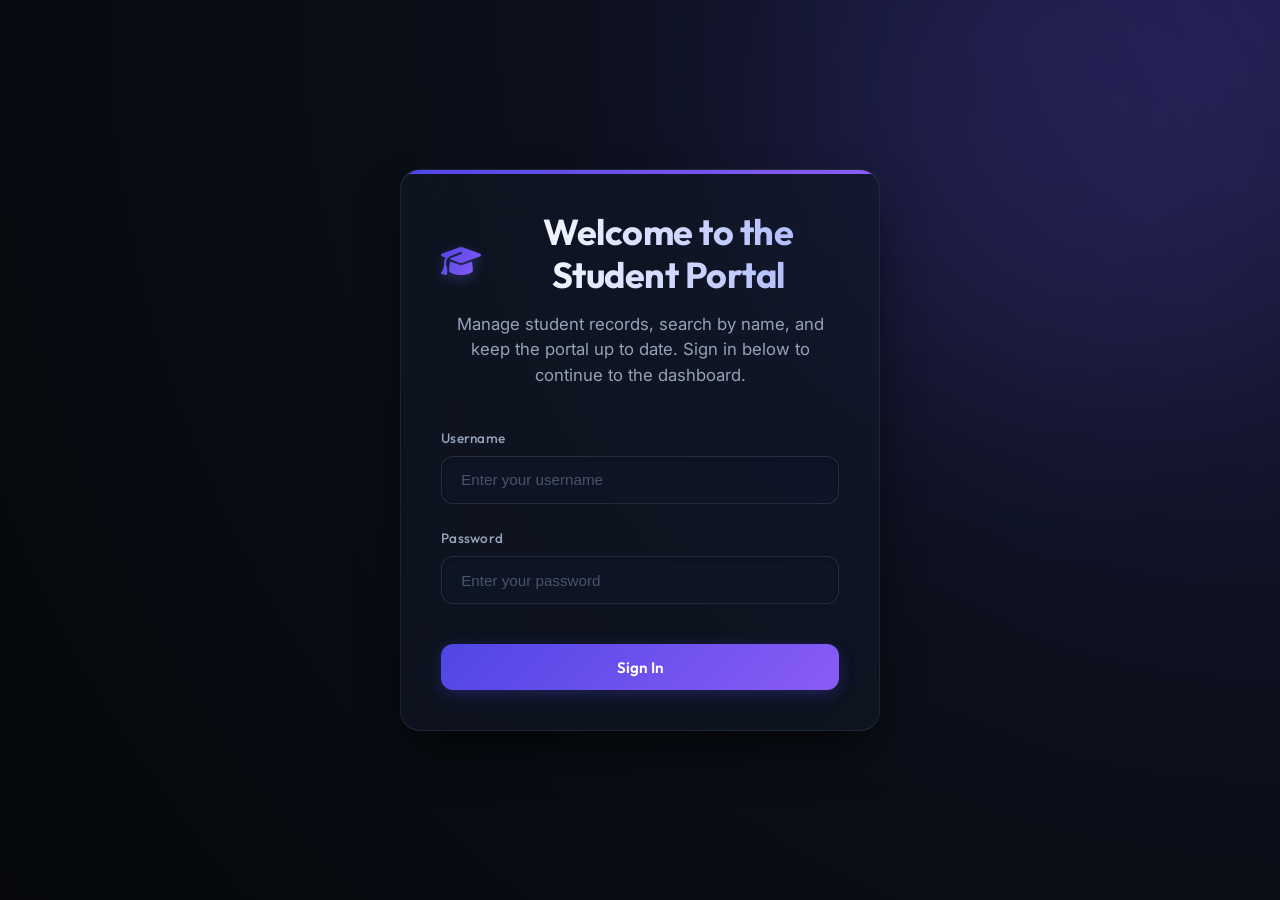
<file: src/main/resources/static/index.html>
<!DOCTYPE html>
<html lang="en">
<head>
    <meta charset="UTF-8">
    <meta name="viewport" content="width=device-width, initial-scale=1.0">
    <title>Welcome | Student Portal</title>
    <!-- Google Fonts for Modern Typography -->
    <link href="https://fonts.googleapis.com/css2?family=Inter:wght@400;500;600&display=swap" rel="stylesheet">
    <!-- FontAwesome for Icons -->
    <link rel="stylesheet" href="https://cdnjs.cloudflare.com/ajax/libs/font-awesome/6.4.0/css/all.min.css">
    <link rel="stylesheet" href="style.css">
</head>
<body>
    <main class="landing-container">
        <div class="card welcome-card">
            <div class="logo">
                <i class="fa-solid fa-graduation-cap"></i>
                <h1>Welcome to the Student Portal</h1>
            </div>
            <p class="welcome-text">
                Manage student records, search by name, and keep the portal up to date. Sign in below to continue to the dashboard.
            </p>

            <form id="loginForm" class="login-form">
                <div class="input-group">
                    <label for="username">Username</label>
                    <input type="text" id="username" placeholder="Enter your username" required>
                </div>
                <div class="input-group">
                    <label for="password">Password</label>
                    <input type="password" id="password" placeholder="Enter your password" required>
                </div>
                <div class="form-actions">
                    <button type="submit" class="btn btn-primary">Sign In</button>
                </div>
            </form>
        </div>
    </main>

    <script>
        document.getElementById('loginForm').addEventListener('submit', (e) => {
            e.preventDefault();
            const username = document.getElementById('username').value.trim();
            const password = document.getElementById('password').value.trim();
            if (username !== 'GAT' || password !== '54321') {
                alert('Invalid credentials.');
                return;
            }
            window.location.href = 'app.html';
        });
    </script>
</body>
</html>
</file>
<file: src/main/resources/static/style.css>
@import url('https://fonts.googleapis.com/css2?family=Outfit:wght@300;400;500;600;700&family=Inter:wght@400;500;600&display=swap');

:root {
    --primary: #6366f1;
    --primary-hover: #4f46e5;
    --primary-gradient: linear-gradient(135deg, #4f46e5 0%, #8b5cf6 100%);
    --secondary-gradient: linear-gradient(135deg, #3b82f6 0%, #06b6d4 100%);
    
    --bg-base: #0b0f19;
    --bg-body: radial-gradient(circle at top right, #1a1b41 0%, #0b0f19 50%, #05070a 100%);
    
    --card-bg: rgba(17, 24, 39, 0.6);
    --card-border: rgba(255, 255, 255, 0.08);
    --card-border-hover: rgba(255, 255, 255, 0.15);
    
    --text-main: #f8fafc;
    --text-muted: #94a3b8;
    
    --danger: #f43f5e;
    --danger-bg: rgba(244, 63, 94, 0.1);
    
    --success: #10b981;
    --success-bg: rgba(16, 185, 129, 0.1);
    
    --input-bg: rgba(15, 23, 42, 0.5);
    --input-border: rgba(255, 255, 255, 0.1);
    --input-focus: rgba(99, 102, 241, 0.4);
    
    --transition-fast: 0.2s cubic-bezier(0.4, 0, 0.2, 1);
    --transition-smooth: 0.3s cubic-bezier(0.4, 0, 0.2, 1);
    --shadow-glow: 0 0 20px rgba(99, 102, 241, 0.15);
}

* {
    margin: 0;
    padding: 0;
    box-sizing: border-box;
}

body {
    font-family: 'Inter', sans-serif;
    background-color: var(--bg-base);
    background-image: var(--bg-body);
    color: var(--text-main);
    min-height: 100vh;
    background-attachment: fixed;
    line-height: 1.5;
    -webkit-font-smoothing: antialiased;
}

h1, h2, h3, h4, h5, h6, .brand-text {
    font-family: 'Outfit', sans-serif;
}

/* Header */
.header {
    display: flex;
    justify-content: space-between;
    align-items: center;
    background: rgba(11, 15, 25, 0.7);
    backdrop-filter: blur(20px);
    -webkit-backdrop-filter: blur(20px);
    padding: 1.25rem 3rem;
    border-bottom: 1px solid var(--card-border);
    position: sticky;
    top: 0;
    z-index: 100;
}

.logo {
    display: flex;
    align-items: center;
    gap: 1rem;
}

.logo i {
    font-size: 2rem;
    background: var(--primary-gradient);
    -webkit-background-clip: text;
    -webkit-text-fill-color: transparent;
    filter: drop-shadow(0 4px 6px rgba(99, 102, 241, 0.3));
}

.logo h1 {
    font-size: 1.5rem;
    font-weight: 700;
    letter-spacing: -0.5px;
    background: linear-gradient(to right, #ffffff, #a5b4fc);
    -webkit-background-clip: text;
    -webkit-text-fill-color: transparent;
}

/* Landing Page */
.landing-container {
    min-height: 100vh;
    display: flex;
    align-items: center;
    justify-content: center;
    padding: 2rem;
    position: relative;
    overflow: hidden;
}

.landing-container::before {
    content: '';
    position: absolute;
    width: 600px;
    height: 600px;
    background: var(--primary-gradient);
    border-radius: 50%;
    filter: blur(120px);
    opacity: 0.15;
    top: -200px;
    right: -100px;
    z-index: -1;
}

.welcome-card {
    max-width: 480px;
    width: 100%;
    text-align: center;
    padding: 3.5rem 3rem;
    position: relative;
    overflow: hidden;
}

.welcome-card::before {
    content: '';
    position: absolute;
    top: 0; left: 0; width: 100%; height: 4px;
    background: var(--primary-gradient);
}

.welcome-card h1 {
    font-size: 2.25rem;
    margin-bottom: 1rem;
    line-height: 1.2;
}

.welcome-text {
    color: var(--text-muted);
    margin-bottom: 2.5rem;
    font-size: 1.05rem;
}

/* Container */
.container {
    max-width: 1400px;
    margin: 2.5rem auto;
    padding: 0 2rem;
    display: grid;
    grid-template-columns: 400px 1fr;
    gap: 2rem;
}

@media (max-width: 1024px) {
    .container {
        grid-template-columns: 1fr;
    }
}

/* Cards (Premium Glassmorphism) */
.card {
    background: var(--card-bg);
    backdrop-filter: blur(24px);
    -webkit-backdrop-filter: blur(24px);
    border-radius: 20px;
    padding: 2.5rem;
    border: 1px solid var(--card-border);
    box-shadow: 0 25px 50px -12px rgba(0, 0, 0, 0.7), inset 0 1px 0 rgba(255, 255, 255, 0.05);
    transition: all var(--transition-smooth);
}

.card:hover {
    border-color: var(--card-border-hover);
    box-shadow: 0 30px 60px -15px rgba(0, 0, 0, 0.8), var(--shadow-glow);
}

.card h2 {
    font-size: 1.4rem;
    font-weight: 600;
    margin-bottom: 2rem;
    color: var(--text-main);
    display: flex;
    align-items: center;
    gap: 0.75rem;
}

/* Form Styles */
.input-group {
    margin-bottom: 1.5rem;
    text-align: left;
}

.input-group label {
    display: block;
    font-family: 'Outfit', sans-serif;
    font-size: 0.85rem;
    font-weight: 500;
    margin-bottom: 0.5rem;
    color: var(--text-muted);
    letter-spacing: 0.02em;
}

.input-group input,
.input-group select {
    width: 100%;
    padding: 0.9rem 1.2rem;
    border: 1px solid var(--input-border);
    border-radius: 12px;
    font-size: 0.95rem;
    color: var(--text-main);
    background-color: var(--input-bg);
    transition: all var(--transition-fast);
    box-shadow: inset 0 2px 4px rgba(0, 0, 0, 0.1);
}

.input-group select {
    appearance: none;
    -webkit-appearance: none;
    background-image: url("data:image/svg+xml;charset=US-ASCII,%3Csvg%20width%3D%2224%22%20height%3D%2224%22%20xmlns%3D%22http%3A%2F%2Fwww.w3.org%2F2000%2Fsvg%22%3E%3Cpath%20d%3D%22M7%2010l5%205%205-5z%22%20fill%3D%22%2394a3b8%22%2F%3E%3C%2Fsvg%3E");
    background-repeat: no-repeat;
    background-position: right 1.2rem center;
    background-size: 1.2em;
}

.input-group select option {
    background-color: var(--bg-base);
    color: var(--text-main);
}

.input-group input:focus,
.input-group select:focus {
    outline: none;
    border-color: var(--primary);
    background-color: rgba(15, 23, 42, 0.8);
    box-shadow: 0 0 0 4px var(--input-focus);
}

.input-group input::placeholder {
    color: #475569;
}

.form-actions {
    display: flex;
    gap: 1rem;
    margin-top: 2.5rem;
}

/* Buttons */
.btn {
    padding: 0.85rem 1.5rem;
    border-radius: 12px;
    border: none;
    cursor: pointer;
    font-weight: 600;
    font-size: 0.95rem;
    font-family: 'Outfit', sans-serif;
    transition: all var(--transition-fast);
    display: inline-flex;
    align-items: center;
    justify-content: center;
    position: relative;
    overflow: hidden;
}

.btn-primary {
    background: var(--primary-gradient);
    color: white;
    width: 100%;
    box-shadow: 0 4px 15px rgba(79, 70, 229, 0.3);
}

.btn-primary:hover {
    transform: translateY(-2px);
    box-shadow: 0 8px 25px rgba(79, 70, 229, 0.5);
    background: linear-gradient(135deg, #6366f1 0%, #9333ea 100%);
}

.btn-primary:active {
    transform: translateY(1px);
}

.btn-secondary {
    background-color: rgba(255, 255, 255, 0.03);
    color: var(--text-main);
    width: 100%;
    border: 1px solid var(--card-border);
    backdrop-filter: blur(10px);
}

.btn-secondary:hover {
    background-color: rgba(255, 255, 255, 0.08);
    border-color: rgba(255, 255, 255, 0.2);
}

.btn-icon {
    width: 36px;
    height: 36px;
    border-radius: 10px;
    background: rgba(255, 255, 255, 0.03);
    border: 1px solid var(--card-border);
    color: var(--text-muted);
    font-size: 0.95rem;
    cursor: pointer;
    transition: all var(--transition-fast);
    display: inline-flex;
    align-items: center;
    justify-content: center;
    margin-right: 0.4rem;
}

.btn-icon.edit-btn:hover { 
    color: #38bdf8; 
    background: rgba(56, 189, 248, 0.1);
    border-color: rgba(56, 189, 248, 0.3);
    transform: translateY(-2px);
}
.btn-icon.delete-btn:hover { 
    color: var(--danger); 
    background: var(--danger-bg);
    border-color: rgba(244, 63, 94, 0.3);
    transform: translateY(-2px);
}

/* Table Section */
.table-header {
    display: flex;
    justify-content: space-between;
    align-items: center;
    margin-bottom: 2rem;
    flex-wrap: wrap;
    gap: 1.5rem;
}

.table-header h2 {
    margin-bottom: 0;
}

.department-tabs {
    display: flex;
    flex-wrap: wrap;
    gap: 0.75rem;
    margin-bottom: 2.5rem;
    padding: 0.5rem;
    background: rgba(15, 23, 42, 0.3);
    border-radius: 14px;
    border: 1px solid var(--card-border);
}

.department-tab {
    padding: 0.7rem 1.25rem;
    border-radius: 10px;
    border: 1px solid transparent;
    background: transparent;
    color: var(--text-muted);
    font-size: 0.85rem;
    font-weight: 500;
    cursor: pointer;
    transition: all var(--transition-fast);
}

.department-tab:hover {
    color: var(--text-main);
    background: rgba(255, 255, 255, 0.05);
}

.department-tab.active {
    color: white;
    background: rgba(255, 255, 255, 0.1);
    border-color: rgba(255, 255, 255, 0.15);
    box-shadow: 0 4px 12px rgba(0, 0, 0, 0.2);
    font-weight: 600;
}

.search-box {
    position: relative;
    width: 320px;
}

.search-box i {
    position: absolute;
    left: 1.2rem;
    top: 50%;
    transform: translateY(-50%);
    color: var(--text-muted);
    font-size: 0.9rem;
}

.search-box input {
    width: 100%;
    padding: 0.85rem 1rem 0.85rem 2.8rem;
    border-radius: 100px;
    border: 1px solid var(--card-border);
    font-size: 0.9rem;
    background: rgba(0, 0, 0, 0.2);
    color: var(--text-main);
    transition: all var(--transition-fast);
}

.search-box input:focus {
    outline: none;
    border-color: var(--primary);
    background: rgba(0, 0, 0, 0.4);
    box-shadow: 0 0 0 3px var(--input-focus);
}

.table-responsive {
    overflow-x: auto;
    border-radius: 12px;
    border: 1px solid var(--card-border);
    background: rgba(15, 23, 42, 0.4);
}

table {
    width: 100%;
    border-collapse: collapse;
}

th {
    padding: 1.25rem;
    text-align: left;
    font-weight: 600;
    font-size: 0.75rem;
    color: var(--text-muted);
    text-transform: uppercase;
    letter-spacing: 0.05em;
    border-bottom: 1px solid var(--card-border);
    background: rgba(255, 255, 255, 0.02);
}

td {
    padding: 1.25rem;
    font-size: 0.95rem;
    border-bottom: 1px solid rgba(255, 255, 255, 0.03);
    vertical-align: middle;
}

tbody tr {
    transition: all var(--transition-fast);
}

tbody tr:last-child td {
    border-bottom: none;
}

tbody tr:hover {
    background: rgba(255, 255, 255, 0.03);
}

/* Custom Tag for Course */
.course-tag {
    background: rgba(99, 102, 241, 0.1);
    color: #a5b4fc;
    padding: 0.4rem 0.85rem;
    border-radius: 100px;
    font-size: 0.8rem;
    font-weight: 500;
    border: 1px solid rgba(99, 102, 241, 0.2);
    display: inline-block;
}

/* Empty State */
.empty-state {
    text-align: center;
    padding: 5rem 1rem;
    color: var(--text-muted);
}

.empty-state i {
    font-size: 4rem;
    margin-bottom: 1.5rem;
    background: linear-gradient(135deg, #475569 0%, #1e293b 100%);
    -webkit-background-clip: text;
    -webkit-text-fill-color: transparent;
    opacity: 0.8;
}

.empty-state p {
    font-size: 1.1rem;
}

/* Scrollbar styling */
::-webkit-scrollbar {
    width: 8px;
    height: 8px;
}

::-webkit-scrollbar-track {
    background: var(--bg-base);
}

::-webkit-scrollbar-thumb {
    background: rgba(255, 255, 255, 0.1);
    border-radius: 4px;
}

::-webkit-scrollbar-thumb:hover {
    background: rgba(255, 255, 255, 0.2);
}
</file>
